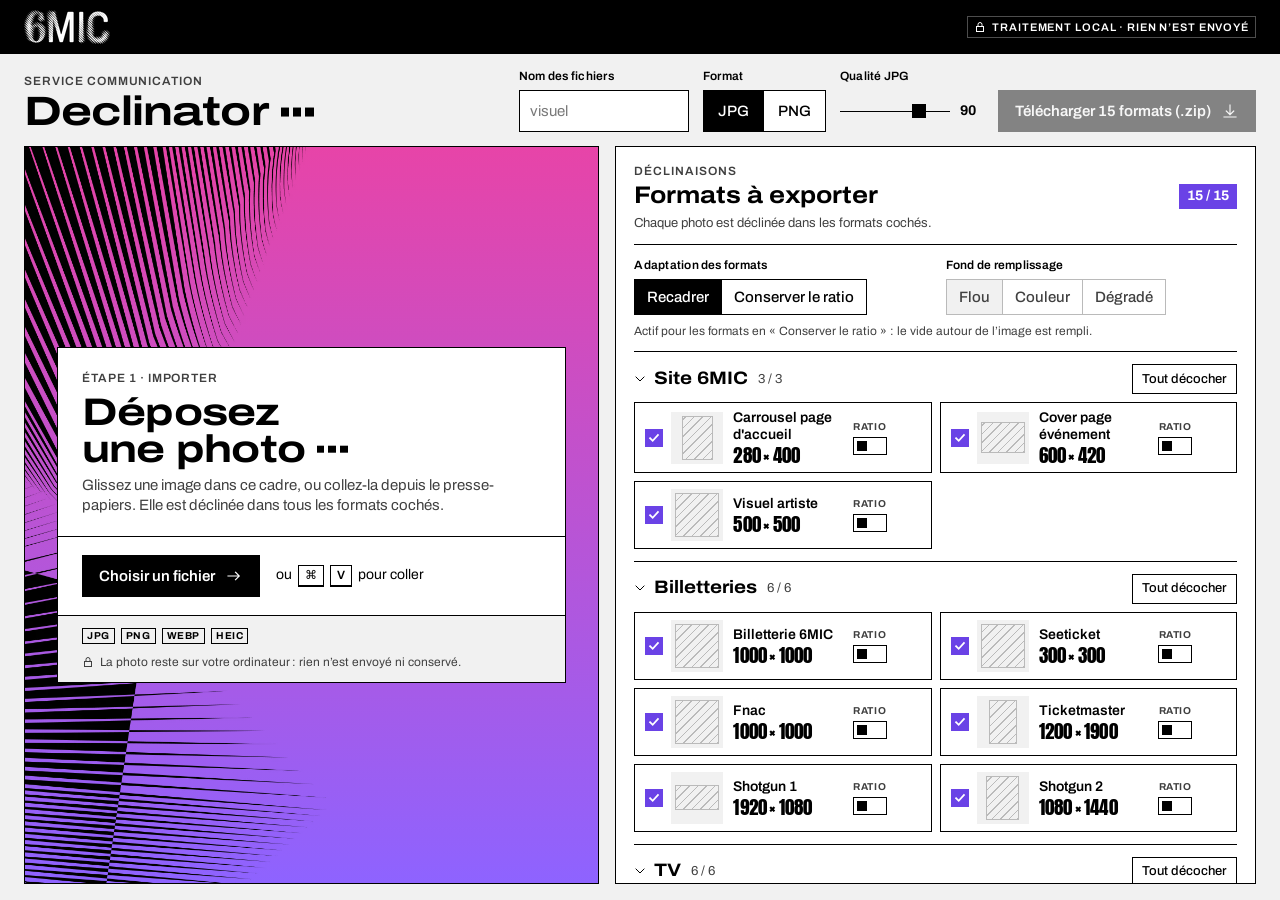
<file: index.html>
<!doctype html>
<html lang="fr">
<head>
  <meta charset="utf-8">
  <meta name="viewport" content="width=device-width, initial-scale=1">
  <meta name="robots" content="noindex, nofollow">
  <meta name="color-scheme" content="light dark">
  <title>Declinator · 6MIC</title>
  <link rel="icon" href="favicon.svg" type="image/svg+xml">
  <link rel="preload" href="fonts/archivo-latin-wdth-normal.woff2" as="font" type="font/woff2" crossorigin>
  <link rel="preload" href="fonts/anton-latin-400-normal.woff2" as="font" type="font/woff2" crossorigin>
  <link rel="stylesheet" href="css/app.css">
</head>
<body>
  <div class="app" id="app" data-state="empty" data-mode="focus">

    <!-- Cadre noir 6MIC -->
    <header class="bar">
      <div class="bar-in">
        <p class="brand"><img src="img/6mic-logo-blanc.png" srcset="img/6mic-logo-blanc.png 1x, img/6mic-logo-blanc@2x.png 2x, img/6mic-logo-blanc@3x.png 3x" width="86" height="34" alt="6MIC"></p>
        <p class="proto">
          <svg width="12" height="12" viewBox="0 0 24 24" fill="none" stroke="currentColor" stroke-width="2" stroke-linecap="square" aria-hidden="true"><rect x="5" y="11" width="14" height="10"/><path d="M8 11V7a4 4 0 0 1 8 0v4"/></svg>
          <span>Traitement local · rien n’est envoyé</span>
        </p>
      </div>
    </header>

    <main class="view">
      <div class="view-in">

        <!-- Titre de page + export -->
        <div class="top">
          <div class="top-title">
            <p class="eyebrow">Service communication</p>
            <h1 class="title">Declinator<span class="mk" aria-hidden="true"><i></i><i></i><i></i></span></h1>
          </div>
          <div class="exportbar" role="group" aria-label="Export">
            <div class="field field-name">
              <label class="lbl" for="basename">Nom des fichiers</label>
              <input class="input" type="text" id="basename" placeholder="visuel" spellcheck="false" autocomplete="off">
            </div>
            <div class="field">
              <span class="lbl" id="fmt-label">Format</span>
              <div class="seg" role="radiogroup" aria-labelledby="fmt-label">
                <label><input type="radio" name="fmt" value="jpeg" checked><span>JPG</span></label>
                <label><input type="radio" name="fmt" value="png"><span>PNG</span></label>
              </div>
            </div>
            <div class="field" id="quality-field">
              <label class="lbl" for="quality">Qualité JPG</label>
              <div class="range-row">
                <input type="range" class="range" id="quality" min="60" max="100" step="1" value="90">
                <output class="out" id="quality-out" for="quality">90</output>
              </div>
            </div>
            <div class="export">
              <span class="export-hint" id="export-hint" hidden></span>
              <button class="btn btn-primary btn-lg" id="btn-zip" type="button" disabled>
                <span id="zip-label">Télécharger 15 formats (.zip)</span>
                <svg width="18" height="18" viewBox="0 0 24 24" fill="none" stroke="currentColor" stroke-width="1.5" stroke-linecap="square" aria-hidden="true"><path d="M12 4v13M7 12l5 5 5-5M4 20h16"/></svg>
              </button>
            </div>
          </div>
        </div>

        <div class="grid">

          <!-- Photo -->
          <section class="panel stage" id="stage" aria-label="Photo">

            <!-- Aucune photo -->
            <div class="empty motif" id="dropzone">
              <div class="drop">
                <div class="drop-head">
                  <p class="eyebrow">Étape 1 · Importer</p>
                  <h2 class="drop-title">Déposez une photo<span class="mk" aria-hidden="true"><i></i><i></i><i></i></span></h2>
                  <p class="drop-lead">Glissez une image dans ce cadre, ou collez-la depuis le presse-papiers. Elle est déclinée dans tous les formats cochés.</p>
                </div>
                <div class="drop-actions">
                  <button class="btn btn-primary btn-lg" id="btn-pick" type="button">Choisir un fichier
                    <svg width="18" height="18" viewBox="0 0 24 24" fill="none" stroke="currentColor" stroke-width="1.5" stroke-linecap="square" aria-hidden="true"><path d="M4 12h15M14 7l5 5-5 5"/></svg>
                  </button>
                  <span class="paste">ou <kbd>⌘</kbd><kbd>V</kbd> pour coller</span>
                </div>
                <div class="drop-foot">
                  <span class="chips" aria-label="Formats acceptés"><span class="chip chip-line">JPG</span><span class="chip chip-line">PNG</span><span class="chip chip-line">WebP</span><span class="chip chip-line">HEIC</span></span>
                  <span class="drop-note">
                    <svg width="12" height="12" viewBox="0 0 24 24" fill="none" stroke="currentColor" stroke-width="2" stroke-linecap="square" aria-hidden="true"><rect x="5" y="11" width="14" height="10"/><path d="M8 11V7a4 4 0 0 1 8 0v4"/></svg>
                    La photo reste sur votre ordinateur&#8239;: rien n’est envoyé ni conservé.
                  </span>
                </div>
              </div>
            </div>

            <!-- Photo chargée -->
            <div class="viewer" id="viewer" hidden>
              <div class="filebar">
                <div class="file">
                  <canvas class="file-thumb" id="file-thumb" width="72" height="72" aria-hidden="true"></canvas>
                  <p class="file-text"><span class="file-name" id="meta-name"></span> <span class="file-dims" id="meta-dims"></span></p>
                </div>
                <div class="file-actions">
                  <button class="btn sm" id="btn-new" type="button">Remplacer la photo
                    <svg width="14" height="14" viewBox="0 0 24 24" fill="none" stroke="currentColor" stroke-width="1.5" stroke-linecap="square" aria-hidden="true"><path d="M4 12a8 8 0 0 1 14-5.3M20 12a8 8 0 0 1-14 5.3M18 3v4h-4M6 21v-4h4"/></svg>
                  </button>
                  <button class="icon-btn sm" id="btn-remove" type="button" aria-label="Retirer la photo" title="Retirer la photo">
                    <svg width="14" height="14" viewBox="0 0 24 24" fill="none" stroke="currentColor" stroke-width="1.5" stroke-linecap="square" aria-hidden="true"><path d="M5 5l14 14M19 5L5 19"/></svg>
                  </button>
                </div>
              </div>

              <div class="view-head">
                <div class="vh-text">
                  <p class="vh-eyebrow">
                    <button class="back" id="btn-all" type="button" hidden>
                      <svg width="12" height="12" viewBox="0 0 24 24" fill="none" stroke="currentColor" stroke-width="2" stroke-linecap="square" aria-hidden="true"><path d="M20 12H5M10 7l-5 5 5 5"/></svg>Tous les formats
                    </button>
                    <span class="vh-kicker" id="vh-kicker">Tous les formats</span>
                    <span class="chip chip-line" id="vh-tag" hidden></span>
                  </p>
                  <h2 class="vh-title"><span class="vh-name" id="vh-name">Point de focus</span> <span class="vh-dims" id="vh-dims"></span></h2>
                </div>
                <div class="vh-tools">
                  <button class="btn sm" id="btn-center" type="button">Remettre au centre</button>
                  <button class="btn sm" id="btn-auto" type="button" hidden>Recadrage automatique</button>
                  <button class="btn sm" id="btn-pick-cancel" type="button" hidden>Annuler</button>
                </div>
              </div>

              <div class="well">
                <div class="canvas-area" id="canvas-area">
                  <div class="photo" id="photo" tabindex="0" role="application" aria-roledescription="zone de cadrage"
                       aria-label="Photo. Cliquez ou utilisez les flèches du clavier pour placer le point de focus.">
                    <img id="photo-img" alt="" draggable="false">
                    <div class="spot" id="spot" aria-hidden="true"></div>
                    <div class="frame frame-ghost" id="frame-ghost" hidden><span class="frame-label" id="ghost-label"></span></div>
                    <div class="frame frame-edit" id="frame-edit" hidden>
                      <span class="third third-v" style="left: 33.333%"></span>
                      <span class="third third-v" style="left: 66.667%"></span>
                      <span class="third third-h" style="top: 33.333%"></span>
                      <span class="third third-h" style="top: 66.667%"></span>
                      <span class="handle handle-nw"></span><span class="handle handle-ne"></span>
                      <span class="handle handle-sw"></span><span class="handle handle-se"></span>
                      <svg class="frame-target" width="28" height="28" viewBox="0 0 32 32" fill="none" stroke="#fff" stroke-width="1.5" stroke-linecap="square" aria-hidden="true"><circle cx="16" cy="16" r="7"/><path d="M16 3v6M16 23v6M3 16h6M23 16h6"/></svg>
                    </div>
                    <div class="focus" id="focus-marker" aria-hidden="true">
                      <svg viewBox="-32 -32 64 64" width="64" height="64">
                        <g fill="none" stroke="rgba(0,0,0,.55)" stroke-width="4"><circle r="21"/><path d="M0-31v7M0 24v7M-31 0h7M24 0h7"/></g>
                        <g fill="none" stroke="#fff" stroke-width="2"><circle r="21"/><path d="M0-31v7M0 24v7M-31 0h7M24 0h7"/></g>
                        <rect x="-5.5" y="-5.5" width="11" height="11" class="focus-dot" stroke="#fff" stroke-width="2"/>
                      </svg>
                    </div>
                  </div>
                  <canvas class="fit-preview" id="fit-preview" hidden aria-label="Aperçu du format en ratio conservé"></canvas>
                  <div class="loupe" id="loupe" hidden aria-hidden="true">
                    <canvas id="loupe-canvas"></canvas>
                    <span class="loupe-hex"><span class="loupe-chip" id="loupe-chip"></span><span id="loupe-hex"></span></span>
                  </div>
                </div>
              </div>

              <div class="view-foot">
                <p class="hint" id="hint"></p>
                <div class="nav">
                  <div class="icon-group">
                    <button class="icon-btn sm" id="btn-prev" type="button" aria-label="Format précédent">
                      <svg width="14" height="14" viewBox="0 0 24 24" fill="none" stroke="currentColor" stroke-width="1.5" stroke-linecap="square" aria-hidden="true"><path d="M15 5l-7 7 7 7"/></svg>
                    </button>
                    <button class="icon-btn sm" id="btn-next" type="button" aria-label="Format suivant">
                      <svg width="14" height="14" viewBox="0 0 24 24" fill="none" stroke="currentColor" stroke-width="1.5" stroke-linecap="square" aria-hidden="true"><path d="M9 5l7 7-7 7"/></svg>
                    </button>
                  </div>
                  <span class="nav-count" id="nav-count" aria-live="polite"></span>
                </div>
              </div>
            </div>

            <div class="drop-overlay" aria-hidden="true"><span>Déposez pour remplacer la photo</span></div>
            <div class="stage-status" id="stage-status" hidden></div>
            <input type="file" id="file-input" accept="image/*,.heic,.heif" hidden>
          </section>

          <!-- Déclinaisons -->
          <aside class="panel side" aria-labelledby="side-title">
            <div class="side-head">
              <div class="ed-head">
                <p class="eyebrow">Déclinaisons</p>
                <h2 class="ed-title" id="side-title">Formats à exporter</h2>
              </div>
              <span class="count" id="count"></span>
            </div>
            <p class="hint side-intro" id="side-intro">Chaque photo est déclinée dans les formats cochés.</p>

            <section class="settings" aria-label="Réglages communs">
              <div class="field">
                <span class="lbl" id="all-label">Adaptation des formats</span>
                <div class="seg" role="group" aria-labelledby="all-label">
                  <button type="button" id="all-crop" aria-pressed="true">Recadrer</button>
                  <button type="button" id="all-fit" aria-pressed="false">Conserver le ratio</button>
                </div>
              </div>
              <div class="field" id="fill-set">
                <span class="lbl"><span id="fill-label">Fond de remplissage</span> <span class="lbl-muted" id="fill-count"></span></span>
                <div class="seg" role="radiogroup" aria-labelledby="fill-label" id="fill-seg">
                  <label><input type="radio" name="fill" value="blur" checked><span>Flou</span></label>
                  <label><input type="radio" name="fill" value="color"><span>Couleur</span></label>
                  <label><input type="radio" name="fill" value="gradient"><span>Dégradé</span></label>
                </div>
              </div>
              <div class="set-wide fill-extra" id="fill-extra">
                <div class="set-row" id="color-row">
                  <label class="swatch" title="Choisir une couleur">
                    <input type="color" id="fill-color" value="#301739" aria-label="Couleur de fond">
                    <span class="swatch-hex" id="fill-hex">#301739</span>
                  </label>
                  <button class="btn sm" id="btn-pipette" type="button" disabled>
                    <svg width="16" height="16" viewBox="0 0 20 20" fill="none" stroke="currentColor" stroke-width="1.5" stroke-linecap="square" stroke-linejoin="miter" aria-hidden="true"><path d="M13.2 4.1l1.6-1.6a1.9 1.9 0 0 1 2.7 2.7l-1.6 1.6"/><path d="M10.6 4.4l5 5"/><path d="M13.6 7.4l-7.9 7.9-2.6 1.1 1.1-2.6 7.9-7.9"/></svg>
                    Pipette
                  </button>
                </div>
                <div class="set-row" id="gradient-row">
                  <label class="lbl" for="fill-length">Longueur du dégradé</label>
                  <input type="range" class="range" id="fill-length" min="20" max="100" step="5" value="60">
                  <output class="out" id="fill-length-out" for="fill-length">60&#8239;%</output>
                </div>
              </div>
              <p class="set-note set-wide" id="fill-note"></p>
            </section>

            <div class="groups" id="groups"></div>
          </aside>
        </div>
      </div>
    </main>
  </div>

  <div class="toast" id="toast" role="status" aria-live="polite"></div>

  <script src="vendor/jszip.min.js"></script>
  <script src="vendor/pica.min.js"></script>
  <script src="js/formats.js"></script>
  <script src="js/app.js"></script>
</body>
</html>
</file>
<file: css/app.css>
/* Declinator — design 6MIC, sur le modèle de l'app Navettes :
   cadre noir en barre haute, page gris clair, panneaux blancs à filet noir 1px,
   angles vifs, aucune ombre, violet pour la sélection. Thème sombre automatique. */

/* ---------- Polices (hébergées dans l'app : aucun appel externe) ---------- */
@font-face {
  font-family: 'Archivo';
  font-style: normal;
  font-display: swap;
  font-weight: 100 900;
  font-stretch: 62% 125%;
  src: url('../fonts/archivo-latin-wdth-normal.woff2') format('woff2-variations'),
       url('../fonts/archivo-latin-wdth-normal.woff2') format('woff2');
  unicode-range: U+0000-00FF, U+0131, U+0152-0153, U+02BB-02BC, U+02C6, U+02DA, U+02DC, U+0304, U+0308, U+0329, U+2000-206F, U+20AC, U+2122, U+2191, U+2193, U+2212, U+2215, U+FEFF, U+FFFD;
}
@font-face {
  font-family: 'Archivo';
  font-style: normal;
  font-display: swap;
  font-weight: 100 900;
  font-stretch: 62% 125%;
  src: url('../fonts/archivo-latin-ext-wdth-normal.woff2') format('woff2-variations'),
       url('../fonts/archivo-latin-ext-wdth-normal.woff2') format('woff2');
  unicode-range: U+0100-02BA, U+02BD-02C5, U+02C7-02CC, U+02CE-02D7, U+02DD-02FF, U+0304, U+0308, U+0329, U+1D00-1DBF, U+1E00-1E9F, U+1EF2-1EFF, U+2020, U+20A0-20AB, U+20AD-20C0, U+2113, U+2C60-2C7F, U+A720-A7FF;
}
@font-face {
  font-family: 'Anton';
  font-style: normal;
  font-display: swap;
  font-weight: 400;
  src: url('../fonts/anton-latin-400-normal.woff2') format('woff2');
  unicode-range: U+0000-00FF, U+0131, U+0152-0153, U+02BB-02BC, U+02C6, U+02DA, U+02DC, U+0304, U+0308, U+0329, U+2000-206F, U+20AC, U+2122, U+2191, U+2193, U+2212, U+2215, U+FEFF, U+FFFD;
}
@font-face {
  font-family: 'Anton';
  font-style: normal;
  font-display: swap;
  font-weight: 400;
  src: url('../fonts/anton-latin-ext-400-normal.woff2') format('woff2');
  unicode-range: U+0100-02BA, U+02BD-02C5, U+02C7-02CC, U+02CE-02D7, U+02DD-02FF, U+0304, U+0308, U+0329, U+1D00-1DBF, U+1E00-1E9F, U+1EF2-1EFF, U+2020, U+20A0-20AB, U+20AD-20C0, U+2113, U+2C60-2C7F, U+A720-A7FF;
}

/* ---------- Jetons (mêmes valeurs que l'app Navettes) ---------- */
:root {
  --shell: #000; --on-shell: #fff; --shell-line: rgba(255, 255, 255, .3);
  --surface: #fff; --mist: #f1f1f1; --mist-deep: #b7b7b7; --texture: #fff;
  --ink: #000; --muted: #404040; --rule: #000; --rule-soft: #bababa;
  --violet: #8e63ff; --rose: #e744a8; --hl: #6a42e6; --on-hl: #fff;
  --danger: #b91c1c; --on-danger: #fff;
  --focus: #6a42e6;
  --well: #000;
  --check: url("data:image/svg+xml,%3Csvg xmlns='http://www.w3.org/2000/svg' viewBox='0 0 16 16'%3E%3Cpath d='M3.5 8.2l3 3 6-6.6' fill='none' stroke='%23fff' stroke-width='2' stroke-linecap='square'/%3E%3C/svg%3E");
  --f-sans: 'owners', 'Archivo', 'Helvetica Neue', Arial, sans-serif;
  --f-cond: 'zuume-cut', 'Anton', Impact, 'Arial Narrow', sans-serif;
  color-scheme: light;
}
@media (prefers-color-scheme: dark) {
  :root:not([data-theme="light"]) {
    --surface: #0b0a0d; --mist: #17151b; --mist-deep: #2a2730; --texture: #3d3946;
    --ink: #fff; --muted: #bdbdbd; --rule: #fff; --rule-soft: #4a4650;
    --hl: #b39cff; --on-hl: #0b0a0d; --danger: #f87171; --on-danger: #0b0a0d; --focus: #b39cff;
    --check: url("data:image/svg+xml,%3Csvg xmlns='http://www.w3.org/2000/svg' viewBox='0 0 16 16'%3E%3Cpath d='M3.5 8.2l3 3 6-6.6' fill='none' stroke='%230b0a0d' stroke-width='2' stroke-linecap='square'/%3E%3C/svg%3E");
    color-scheme: dark;
  }
}
:root[data-theme="dark"] {
  --surface: #0b0a0d; --mist: #17151b; --mist-deep: #2a2730; --texture: #3d3946;
  --ink: #fff; --muted: #bdbdbd; --rule: #fff; --rule-soft: #4a4650;
  --hl: #b39cff; --on-hl: #0b0a0d; --danger: #f87171; --on-danger: #0b0a0d; --focus: #b39cff;
  --check: url("data:image/svg+xml,%3Csvg xmlns='http://www.w3.org/2000/svg' viewBox='0 0 16 16'%3E%3Cpath d='M3.5 8.2l3 3 6-6.6' fill='none' stroke='%230b0a0d' stroke-width='2' stroke-linecap='square'/%3E%3C/svg%3E");
  color-scheme: dark;
}

*, *::before, *::after { box-sizing: border-box; }
[hidden] { display: none !important; }
html, body { margin: 0; }
body {
  background: var(--mist);
  color: var(--ink);
  font-family: var(--f-sans);
  font-size: 15px;
  line-height: 1.35;
  font-synthesis: none;
  -webkit-font-smoothing: antialiased;
  -moz-osx-font-smoothing: grayscale;
}
button, input, output, kbd { font: inherit; color: inherit; }
button { cursor: pointer; }
p { margin: 0; }
:focus-visible { outline: 2px solid var(--focus); outline-offset: 2px; }

.app {
  display: grid;
  grid-template-rows: auto minmax(0, 1fr);
  height: 100vh;
  height: 100dvh;
}

/* ---------- Typographie ---------- */
.eyebrow { margin: 0; font-size: 12px; font-weight: 600; letter-spacing: .08em; text-transform: uppercase; color: var(--muted); }
.lbl { font-size: 12px; font-weight: 600; letter-spacing: .02em; }
.lbl-muted { font-weight: 400; color: var(--muted); }
.hint { font-size: 13px; color: var(--muted); max-width: 70ch; }

/* Marqueur 6MIC : trois carrés à la taille du texte */
.mk { display: inline-flex; gap: 4px; vertical-align: middle; margin-left: .3em; transform: translateY(-.06em); }
.mk i { display: block; width: .2em; height: .2em; background: currentColor; }

/* ---------- Contrôles ---------- */
.btn {
  display: inline-flex;
  align-items: center;
  justify-content: center;
  gap: 6px;
  min-height: 36px;
  padding: 7px 12px;
  border: 1px solid var(--rule);
  border-radius: 0;
  background: var(--surface);
  color: var(--ink);
  font-weight: 500;
  line-height: 1.2;
  text-align: center;
  white-space: nowrap;
}
.btn:hover:not(:disabled) { background: var(--mist); }
.btn[aria-pressed="true"] { background: var(--ink); color: var(--surface); }
.btn:disabled { opacity: .45; cursor: not-allowed; }
.btn.sm { min-height: 32px; padding: 5px 10px; font-size: 13px; }
.btn-primary { background: var(--ink); border-color: var(--ink); color: var(--surface); }
.btn-primary:hover:not(:disabled) { background: var(--ink); text-decoration: underline; text-underline-offset: 3px; }
.btn-lg { min-height: 42px; padding: 9px 16px; font-weight: 600; gap: 10px; }

.icon-btn {
  display: inline-grid;
  place-items: center;
  flex: none;
  width: 36px;
  height: 36px;
  padding: 0;
  border: 1px solid var(--rule);
  border-radius: 0;
  background: var(--surface);
  color: var(--ink);
}
.icon-btn.sm { width: 32px; height: 32px; }
.icon-btn:hover:not(:disabled) { background: var(--mist); }
.icon-btn:disabled { opacity: .35; cursor: not-allowed; }
.icon-group { display: inline-flex; }
.icon-group .icon-btn + .icon-btn { border-left: 0; }

/* Contrôle segmenté (boutons ou radios) */
.seg { display: inline-flex; flex-wrap: wrap; width: max-content; max-width: 100%; border: 1px solid var(--rule); background: var(--surface); }
.seg > button, .seg > label > span {
  display: inline-flex;
  align-items: center;
  gap: 6px;
  min-height: 34px;
  padding: 6px 12px;
  border: 0;
  border-left: 1px solid var(--rule);
  border-radius: 0;
  background: var(--surface);
  color: var(--ink);
  font-weight: 500;
  line-height: 1.2;
  white-space: nowrap;
  cursor: pointer;
}
.seg > button:first-child, .seg > label:first-child > span { border-left: 0; }
.seg > label { position: relative; display: inline-flex; }
.seg > label > input { position: absolute; inset: 0; width: 100%; height: 100%; margin: 0; opacity: 0; cursor: pointer; }
.seg > button:hover, .seg > label:hover > span { background: var(--mist); }
.seg > button[aria-pressed="true"], .seg > label > input:checked + span { background: var(--ink); color: var(--surface); }
.seg > label > input:focus-visible + span { outline: 2px solid var(--focus); outline-offset: 2px; position: relative; z-index: 1; }
.seg.is-off { border-color: var(--rule-soft); }
.seg.is-off > label > span { color: var(--muted); border-color: var(--rule-soft); background: transparent; cursor: not-allowed; }
.seg.is-off > label > input { cursor: not-allowed; }
.seg.is-off > label > input:checked + span { background: var(--mist); color: var(--muted); }

.check {
  appearance: none;
  -webkit-appearance: none;
  flex: none;
  width: 18px;
  height: 18px;
  margin: 0;
  border: 1px solid var(--rule);
  border-radius: 0;
  background: var(--surface) center / 14px no-repeat;
  cursor: pointer;
}
.check:checked { background-color: var(--hl); background-image: var(--check); border-color: var(--hl); }

.switch {
  appearance: none;
  -webkit-appearance: none;
  position: relative;
  flex: none;
  width: 34px;
  height: 18px;
  margin: 0;
  border: 1px solid var(--rule);
  border-radius: 0;
  background: var(--surface);
  cursor: pointer;
}
.switch::after { content: ''; position: absolute; top: 3px; left: 3px; width: 10px; height: 10px; background: var(--ink); transition: left .12s ease; }
.switch:checked { background: var(--hl); border-color: var(--hl); }
.switch:checked::after { left: 19px; background: var(--on-hl); }

.input {
  width: 200px;
  height: 42px;
  padding: 8px 10px;
  border: 1px solid var(--rule);
  border-radius: 0;
  background: var(--surface);
  color: var(--ink);
}
.input::placeholder { color: var(--muted); opacity: .7; }

.range { appearance: none; -webkit-appearance: none; width: 140px; height: 20px; margin: 0; background: transparent; cursor: pointer; }
.range::-webkit-slider-runnable-track { height: 1px; background: var(--ink); }
.range::-webkit-slider-thumb { -webkit-appearance: none; width: 14px; height: 14px; margin-top: -7px; border: 0; border-radius: 0; background: var(--ink); }
.range::-moz-range-track { height: 1px; background: var(--ink); }
.range::-moz-range-thumb { width: 14px; height: 14px; border: 0; border-radius: 0; background: var(--ink); }
.range:disabled { opacity: .4; cursor: not-allowed; }
.out { min-width: 3ch; font-weight: 700; font-size: 14px; font-variant-numeric: tabular-nums; white-space: nowrap; }

/* Étiquettes (chips du design system) */
.chip {
  display: inline-flex;
  align-items: center;
  gap: 4px;
  max-width: 100%;
  padding: 2px 5px;
  font-size: 10px;
  font-weight: 700;
  letter-spacing: .06em;
  line-height: 1.25;
  text-transform: uppercase;
  white-space: nowrap;
  vertical-align: middle;
}
.chip-line { box-shadow: inset 0 0 0 1px var(--rule); }
.chip-violet, .chip.tag-manual { background: var(--hl); color: var(--on-hl); box-shadow: none; }
.chip-noir { background: var(--ink); color: var(--surface); }

kbd {
  display: inline-flex;
  align-items: center;
  height: 22px;
  padding: 0 6px;
  border: 1px solid var(--rule);
  border-bottom-width: 2px;
  font-size: 12px;
  font-weight: 600;
}

/* ---------- Cadre noir ---------- */
.bar { background: var(--shell); color: var(--on-shell); }
.bar :focus-visible { outline-color: var(--on-shell); }
.bar-in {
  display: flex;
  flex-wrap: wrap;
  align-items: center;
  gap: 10px 20px;
  max-width: 1744px;
  margin-inline: auto;
  padding: 10px 32px;
}
.brand { display: flex; align-items: center; }
.brand img { display: block; width: auto; height: 34px; }
.proto {
  display: inline-flex;
  align-items: center;
  gap: 6px;
  margin-left: auto;
  padding: 3px 6px;
  border: 1px solid var(--shell-line);
  font-size: 11px;
  font-weight: 600;
  letter-spacing: .08em;
  text-transform: uppercase;
  white-space: nowrap;
}

/* ---------- Page ---------- */
.view { display: flex; min-height: 0; padding: 20px 32px; }
.view-in {
  flex: 1;
  width: 100%;
  max-width: 1680px;
  min-height: 0;
  margin-inline: auto;
  display: grid;
  grid-template-rows: auto minmax(0, 1fr);
  gap: 18px;
}
.top { display: flex; flex-wrap: wrap; align-items: flex-end; justify-content: space-between; gap: 14px 32px; }
.title {
  margin: 4px 0 0;
  font-size: clamp(34px, 3.9vw, 56px);
  font-weight: 700;
  font-stretch: 125%;
  letter-spacing: -.02em;
  line-height: .95;
}

/* Export (à droite du titre) */
.exportbar { display: flex; flex-wrap: wrap; align-items: flex-end; gap: 12px 20px; }
.field { display: grid; gap: 6px; min-width: 0; }
.field.is-disabled { opacity: .45; }
.exportbar .seg > label > span { min-height: 40px; padding-inline: 14px; }
.range-row { display: flex; align-items: center; gap: 10px; height: 42px; }
.export { display: flex; flex-wrap: wrap; align-items: center; gap: 12px; }
.export-hint { font-size: 13px; color: var(--muted); }

.grid {
  display: grid;
  grid-template-columns: minmax(0, 1fr) clamp(600px, 50%, 760px);
  gap: 20px;
  min-height: 0;
}
.panel { min-width: 0; min-height: 0; border: 1px solid var(--rule); background: var(--surface); }

/* ---------- Panneau photo ---------- */
.stage { position: relative; display: flex; flex-direction: column; }

/* Aucune photo : motif « focus » du design system 6MIC (comme les raccourcis du site) :
   dégradé rose → violet, faisceaux de traits du logo multipliés par-dessus. Identique en thème sombre. */
.motif {
  position: relative;
  isolation: isolate;
  background: linear-gradient(180deg, var(--rose), var(--violet));
}
.motif::before {
  content: '';
  position: absolute;
  inset: 0;
  z-index: -1;
  background: url('../img/motif-focus.webp') 50% 50% / cover no-repeat;
  mix-blend-mode: multiply;
  pointer-events: none;
}
.empty { flex: 1; display: flex; align-items: center; justify-content: center; min-height: 0; padding: 32px; overflow: auto; }
.drop { width: 100%; max-width: 600px; border: 1px solid var(--rule); background: var(--surface); }
.drop-head { display: grid; gap: 8px; padding: 22px 24px 20px; border-bottom: 1px solid var(--rule); }
.drop-title { margin: 0; font-size: clamp(30px, 3vw, 44px); font-weight: 700; font-stretch: 125%; letter-spacing: -.02em; line-height: .95; text-wrap: balance; }
.drop-lead { max-width: 52ch; color: var(--muted); }
.drop-actions { display: flex; flex-wrap: wrap; align-items: center; gap: 12px 16px; padding: 18px 24px; border-bottom: 1px solid var(--rule); }
.paste { display: inline-flex; align-items: center; gap: 6px; font-size: 14px; }
.drop-foot { display: flex; flex-wrap: wrap; align-items: center; justify-content: space-between; gap: 10px 16px; padding: 12px 24px; background: var(--mist); font-size: 12px; color: var(--muted); }
.chips { display: inline-flex; flex-wrap: wrap; gap: 6px; color: var(--ink); }
.drop-note { display: inline-flex; align-items: center; gap: 6px; }
.app.is-dragging[data-state="empty"] .empty { outline: 2px dashed #fff; outline-offset: -14px; }
.app.is-dragging[data-state="empty"] .drop { box-shadow: inset 0 0 0 3px var(--hl); }

/* Photo chargée */
.viewer { flex: 1; display: flex; flex-direction: column; min-height: 0; }
.filebar {
  display: flex;
  flex-wrap: wrap;
  align-items: center;
  justify-content: space-between;
  gap: 8px 12px;
  padding: 8px 12px 8px 8px;
  border-bottom: 1px solid var(--rule);
  background: var(--mist);
}
.file { display: flex; align-items: center; gap: 10px; min-width: 0; }
.file-thumb { width: 32px; height: 32px; flex: none; background: var(--mist-deep); }
.file-text { min-width: 0; font-size: 13px; line-height: 1.25; overflow-wrap: anywhere; }
.file-name { font-weight: 600; }
.file-dims { margin-left: 6px; color: var(--muted); font-variant-numeric: tabular-nums; white-space: nowrap; }
.file-actions { display: flex; align-items: center; gap: 6px; }

.view-head { display: flex; align-items: center; justify-content: space-between; gap: 8px 16px; padding: 10px 20px 12px; }
.vh-text { display: grid; gap: 4px; min-width: 0; }
.vh-eyebrow { display: flex; align-items: center; gap: 10px; min-height: 18px; min-width: 0; font-size: 12px; font-weight: 600; letter-spacing: .08em; line-height: 1.2; text-transform: uppercase; color: var(--muted); white-space: nowrap; }
.vh-kicker { overflow: hidden; text-overflow: ellipsis; }
.back {
  display: inline-flex;
  align-items: center;
  gap: 5px;
  flex: none;
  padding: 0 10px 0 0;
  border: 0;
  border-right: 1px solid var(--rule-soft);
  background: none;
  color: var(--ink);
  font: inherit;
  letter-spacing: inherit;
  text-transform: inherit;
  text-decoration: underline;
  text-underline-offset: 3px;
  text-decoration-thickness: 1px;
}
.back:hover { color: var(--hl); }
.vh-title { display: flex; align-items: baseline; gap: 12px; min-width: 0; margin: 0; font-weight: 400; white-space: nowrap; }
.vh-name { min-width: 0; overflow: hidden; text-overflow: ellipsis; font-size: 24px; font-weight: 700; font-stretch: 112%; line-height: 1.1; }
.vh-dims { flex: none; font-family: var(--f-cond); font-size: 26px; line-height: 1; letter-spacing: .01em; font-variant-numeric: tabular-nums; }
.vh-tools { display: flex; flex: none; align-items: center; gap: 6px; }

/* Puits noir où s'affiche la photo */
.well { flex: 1; display: flex; min-height: 0; padding: 16px; background: var(--well); color: #fff; }
.well :focus-visible { outline-color: #fff; }
.canvas-area { position: relative; flex: 1; min-width: 0; min-height: 0; display: flex; align-items: center; justify-content: center; overflow: hidden; }
.photo { position: relative; flex: none; overflow: hidden; touch-action: none; user-select: none; -webkit-user-select: none; cursor: crosshair; background: #111; }
.photo:focus-visible { outline: 2px solid #fff; outline-offset: -2px; }
html[data-input="mouse"] .photo:focus-visible { outline: none; }
.photo img { display: block; width: 100%; height: 100%; pointer-events: none; -webkit-user-drag: none; }
.fit-preview { display: block; flex: none; }

.spot {
  position: absolute;
  inset: 0;
  pointer-events: none;
  background: radial-gradient(circle at var(--fx, 50%) var(--fy, 50%), rgba(0, 0, 0, 0) 0, rgba(0, 0, 0, 0) 14%, rgba(0, 0, 0, .5) 62%);
  opacity: 0;
  transition: opacity .45s ease;
}
.photo.is-placing .spot { opacity: 1; transition-duration: .12s; }

.focus { position: absolute; width: 0; height: 0; pointer-events: none; }
.focus svg { position: absolute; left: -32px; top: -32px; overflow: visible; }
.focus-dot { fill: var(--violet); }

.frame { position: absolute; pointer-events: none; }
.frame-ghost { border: 1px dashed #fff; box-shadow: 0 0 0 9999px rgba(0, 0, 0, .5); }
.frame-label {
  position: absolute;
  left: 8px;
  top: 8px;
  max-width: calc(100% - 16px);
  padding: 4px 7px;
  background: #000;
  color: #fff;
  font-size: 12px;
  font-weight: 600;
  white-space: nowrap;
  overflow: hidden;
  text-overflow: ellipsis;
}
.frame-edit { outline: 1px solid #fff; box-shadow: 0 0 0 9999px rgba(0, 0, 0, .62); }
.third { position: absolute; background: rgba(255, 255, 255, .45); }
.third-v { top: 0; bottom: 0; width: 1px; }
.third-h { left: 0; right: 0; height: 1px; }
.handle { position: absolute; width: 10px; height: 10px; background: #fff; box-shadow: 0 0 0 1px rgba(0, 0, 0, .4); }
.handle-nw { left: -5px; top: -5px; }
.handle-ne { right: -5px; top: -5px; }
.handle-sw { left: -5px; bottom: -5px; }
.handle-se { right: -5px; bottom: -5px; }
.frame-target { position: absolute; left: 50%; top: 50%; margin: -14px 0 0 -14px; }

.view-foot { display: flex; flex-wrap: nowrap; align-items: center; justify-content: space-between; gap: 8px 16px; padding: 10px 20px; border-top: 1px solid var(--rule); }
.view-foot .hint { flex: 1 1 auto; min-width: 0; }
.nav { display: flex; flex: none; align-items: center; gap: 10px; }
.nav-count { min-width: 4ch; font-size: 14px; font-weight: 700; font-variant-numeric: tabular-nums; white-space: nowrap; }

.drop-overlay {
  position: absolute;
  inset: 12px;
  z-index: 5;
  display: none;
  align-items: center;
  justify-content: center;
  border: 2px dashed #fff;
  background: rgba(0, 0, 0, .8);
  color: #fff;
  font-size: 26px;
  font-weight: 700;
  font-stretch: 125%;
  pointer-events: none;
}
.app.is-dragging[data-state="ready"] .drop-overlay { display: flex; }
.stage-status {
  position: absolute;
  inset: 0;
  z-index: 6;
  display: flex;
  align-items: center;
  justify-content: center;
  background: rgba(0, 0, 0, .8);
  color: #fff;
  font-size: 18px;
  font-weight: 600;
}

/* Pipette */
.app[data-mode="pick"] .photo { cursor: crosshair; }
.app[data-mode="pick"] .spot { display: none; }
.loupe { position: absolute; z-index: 4; display: flex; flex-direction: column; align-items: center; gap: 6px; pointer-events: none; }
.loupe canvas { display: block; width: 112px; height: 112px; border: 2px solid #fff; outline: 1px solid #000; background: #111; }
.loupe-hex { display: inline-flex; align-items: center; gap: 6px; padding: 3px 7px; border: 1px solid #fff; background: #000; color: #fff; font-size: 12px; font-weight: 600; font-variant-numeric: tabular-nums; }
.loupe-chip { width: 11px; height: 11px; box-shadow: 0 0 0 1px #fff; }

/* ---------- Panneau des déclinaisons ---------- */
.side {
  display: flex;
  flex-direction: column;
  gap: 12px;
  padding: 16px 18px 18px;
  overflow-y: auto;
  scrollbar-width: thin;
  scrollbar-color: var(--rule-soft) transparent;
}
.side-head { display: flex; align-items: flex-end; justify-content: space-between; gap: 12px; }
.ed-head { display: grid; gap: 4px; min-width: 0; }
.ed-title { margin: 0; font-size: 24px; font-weight: 700; font-stretch: 112%; line-height: 1.05; }
.count { flex: none; padding: 3px 8px; background: var(--hl); color: var(--on-hl); font-size: 14px; font-weight: 700; font-variant-numeric: tabular-nums; white-space: nowrap; }
.side-intro { margin-top: -6px; }
.app[data-state="ready"] .side-intro { display: none; }

.settings {
  display: grid;
  grid-template-columns: repeat(2, minmax(0, 1fr));
  align-items: start;
  gap: 10px 20px;
  padding-top: 12px;
  border-top: 1px solid var(--rule);
}
.set-row { display: flex; flex-wrap: nowrap; align-items: center; gap: 8px 10px; }
.set-wide { grid-column: 1 / -1; }
.set-note { margin-top: -2px; font-size: 12px; color: var(--muted); }
.fill-extra { display: flex; flex-wrap: wrap; align-items: center; gap: 10px 28px; }
.swatch {
  display: inline-flex;
  align-items: center;
  gap: 8px;
  height: 32px;
  padding: 0 10px 0 4px;
  border: 1px solid var(--rule);
  background: var(--surface);
  cursor: pointer;
}
.swatch input[type="color"] { -webkit-appearance: none; appearance: none; width: 24px; height: 24px; padding: 0; border: 0; border-radius: 0; background: none; cursor: pointer; }
.swatch input[type="color"]::-webkit-color-swatch-wrapper { padding: 0; }
.swatch input[type="color"]::-webkit-color-swatch { border: 0; border-radius: 0; }
.swatch input[type="color"]::-moz-color-swatch { border: 0; border-radius: 0; }
.swatch-hex { min-width: 7ch; font-size: 13px; font-weight: 500; font-variant-numeric: tabular-nums; }

.groups { display: grid; gap: 12px; }
.group { display: grid; gap: 8px; padding-top: 12px; border-top: 1px solid var(--rule); }
.group-head { display: flex; align-items: center; justify-content: space-between; gap: 12px; }
.group-title { margin: 0; min-width: 0; font-size: 18px; font-weight: 700; font-stretch: 112%; line-height: 1.1; }
.group-fold {
  display: inline-flex;
  align-items: center;
  gap: 6px;
  margin: 0 0 0 -2px;
  padding: 2px 4px 2px 0;
  border: 0;
  background: none;
  color: inherit;
  font: inherit;
  text-align: left;
}
.group-fold svg { flex: none; transition: transform .15s ease; }
.group.is-collapsed .group-fold svg { transform: rotate(-90deg); }
.group-fold:hover .group-name { text-decoration: underline; text-underline-offset: 3px; text-decoration-thickness: 1px; }
.group-count { margin-left: 4px; font-size: 13px; font-weight: 400; font-stretch: 100%; color: var(--muted); font-variant-numeric: tabular-nums; }
.group-toggle { min-height: 30px; padding: 4px 9px; font-size: 13px; }
.rows { display: grid; grid-template-columns: repeat(2, minmax(0, 1fr)); gap: 8px; }

/* Carte d'un format */
.row {
  display: grid;
  grid-template-columns: 18px minmax(0, 1fr) auto;
  align-items: center;
  gap: 8px;
  min-width: 0;
  padding: 7px 8px 7px 10px;
  border: 1px solid var(--rule);
  background: var(--surface);
}
.row:hover { background: var(--mist); }
.row.is-current { box-shadow: inset 0 0 0 3px var(--hl); }
.row.is-off { border-color: var(--rule-soft); }
.row-main {
  display: grid;
  grid-template-columns: 52px minmax(0, 1fr);
  align-items: center;
  gap: 10px;
  min-width: 0;
  padding: 0;
  border: 0;
  background: transparent;
  color: inherit;
  text-align: left;
}
.row-main:disabled { cursor: default; }
.thumb { position: relative; display: grid; place-items: center; width: 52px; height: 52px; background: var(--mist); }
.row:hover .thumb { background: var(--surface); }
.thumb-shape { border: 1px solid var(--rule-soft); background: repeating-linear-gradient(-45deg, var(--rule-soft) 0 1px, transparent 1px 6px); }
.thumb canvas { position: absolute; display: block; }
.row-text { display: flex; flex-direction: column; align-items: flex-start; gap: 3px; min-width: 0; }
.row-name { font-size: 14px; font-weight: 600; line-height: 1.15; }
.row-dims { font-family: var(--f-cond); font-size: 19px; line-height: 1; letter-spacing: .01em; font-variant-numeric: tabular-nums; }
.row-badges { display: flex; flex-wrap: wrap; gap: 4px; }
.row-badges:empty { display: none; }
.badge { display: inline-flex; align-items: center; padding: 2px 5px; font-size: 10px; font-weight: 700; letter-spacing: .06em; line-height: 1.25; text-transform: uppercase; white-space: nowrap; }
.badge-manual { background: var(--hl); color: var(--on-hl); }
.badge-warn { background: var(--danger); color: var(--on-danger); }
.row.is-off .row-name, .row.is-off .row-dims { color: var(--muted); }
.row.is-off .thumb canvas { opacity: .35; }
.row-tools { display: flex; align-items: flex-end; gap: 6px; }
.ratio { display: inline-flex; flex-direction: column; align-items: center; gap: 3px; font-size: 10px; font-weight: 700; letter-spacing: .06em; text-transform: uppercase; color: var(--muted); cursor: pointer; }
.row .icon-btn { width: 30px; height: 30px; }
.app[data-state="empty"] .row .icon-btn { visibility: hidden; }

/* ---------- Notification ---------- */
.toast {
  position: fixed;
  left: 50%;
  bottom: calc(20px + env(safe-area-inset-bottom, 0px));
  z-index: 20;
  max-width: min(560px, calc(100vw - 32px));
  padding: 10px 14px;
  border: 1px solid var(--shell-line);
  background: var(--shell);
  color: var(--on-shell);
  font-size: 14px;
  font-weight: 500;
  transform: translate(-50%, 12px);
  opacity: 0;
  pointer-events: none;
  transition: opacity .2s ease, transform .2s ease;
}
.toast.is-on { opacity: 1; transform: translate(-50%, 0); }
.toast[data-kind="error"] { background: var(--danger); border-color: var(--danger); color: var(--on-danger); }

/* ---------- Écrans ---------- */
@media (min-width: 981px) {
  html, body { overflow: hidden; }
}
/* Écrans peu hauts (portables) : titre plus compact */
@media (min-width: 981px) and (max-height: 940px) {
  .view { padding-top: 14px; padding-bottom: 16px; }
  .view-in { gap: 14px; }
  .title { font-size: clamp(30px, 3.2vw, 44px); }
  .view-head { padding-block: 8px 10px; }
}
@media (max-width: 1400px) and (min-width: 981px) {
  .bar-in, .view { padding-left: 24px; padding-right: 24px; }
  .grid { grid-template-columns: minmax(0, 1fr) minmax(560px, 52%); gap: 16px; }
  .exportbar { gap: 12px 14px; }
  .input { width: 170px; }
  .range { width: 110px; }
}
@media (max-width: 1230px) and (min-width: 981px) {
  .grid { grid-template-columns: minmax(0, 1fr) minmax(340px, 40%); }
  .settings, .rows { grid-template-columns: 1fr; }
  .proto span { display: none; }
}
@media (max-width: 980px) {
  .app { height: auto; min-height: 100vh; grid-template-rows: auto auto; }
  .bar-in { padding: 10px 16px; }
  .view { padding: 16px 16px 32px; }
  .grid { grid-template-columns: 1fr; gap: 16px; }
  .stage { min-height: 70vh; }
  .app[data-state="ready"] .stage { height: 82vh; }
  .side { overflow: visible; }
}
@media (max-width: 720px) {
  .proto span { display: none; }
}
@media (max-width: 560px) {
  .title { font-size: 34px; }
  .exportbar { width: 100%; }
  .field-name { flex: 1 1 100%; }
  .input { width: 100%; }
  .export, .export .btn { width: 100%; }
  .empty { padding: 16px; }
  .drop-head, .drop-actions { padding-left: 16px; padding-right: 16px; }
  .drop-foot { padding-left: 16px; padding-right: 16px; }
  .view-head { flex-wrap: wrap; padding: 10px 12px; }
  .vh-title { flex-wrap: wrap; white-space: normal; }
  .vh-name { font-size: 20px; }
  .view-foot { flex-wrap: wrap; padding: 10px 12px; }
  .well { padding: 8px; }
  .side { padding: 16px; }
  .settings, .rows { grid-template-columns: 1fr; }
}

@media (prefers-reduced-motion: reduce) {
  *, *::before, *::after { transition-duration: 0s !important; }
}
</file>
